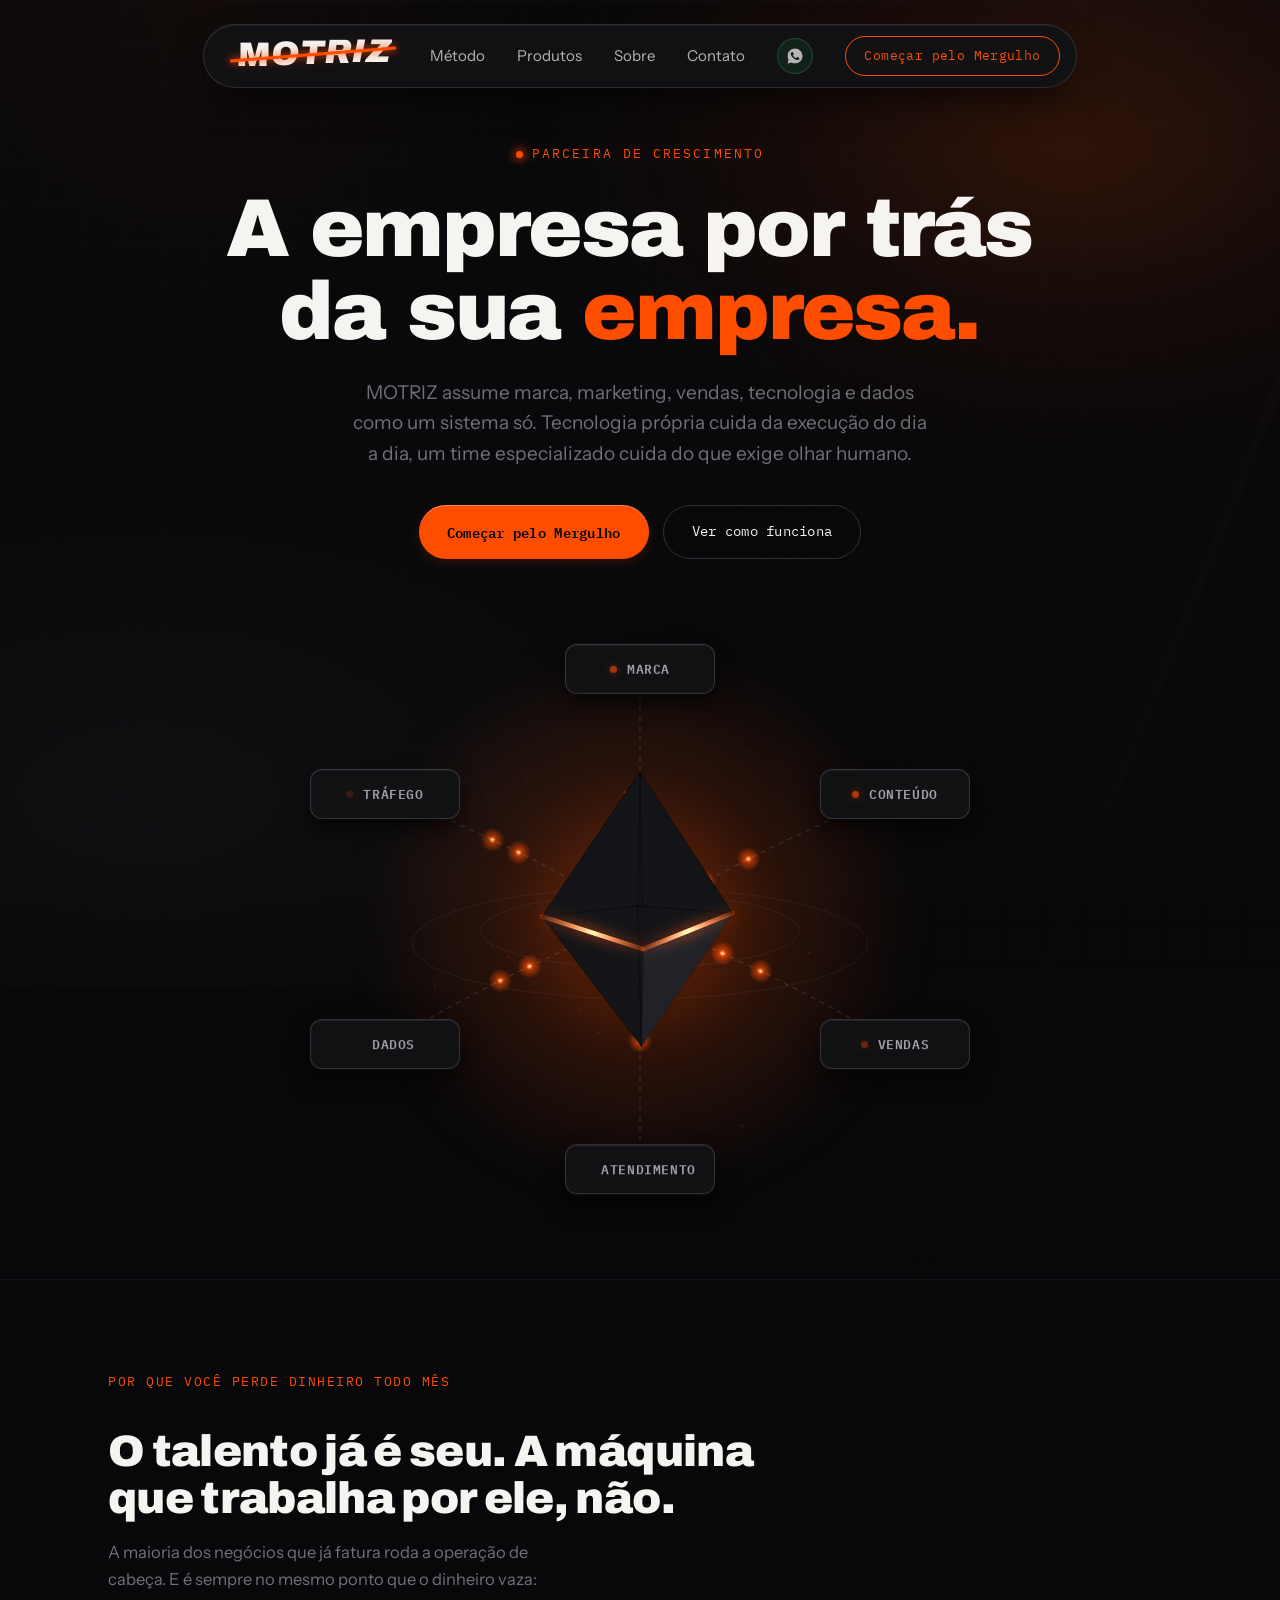
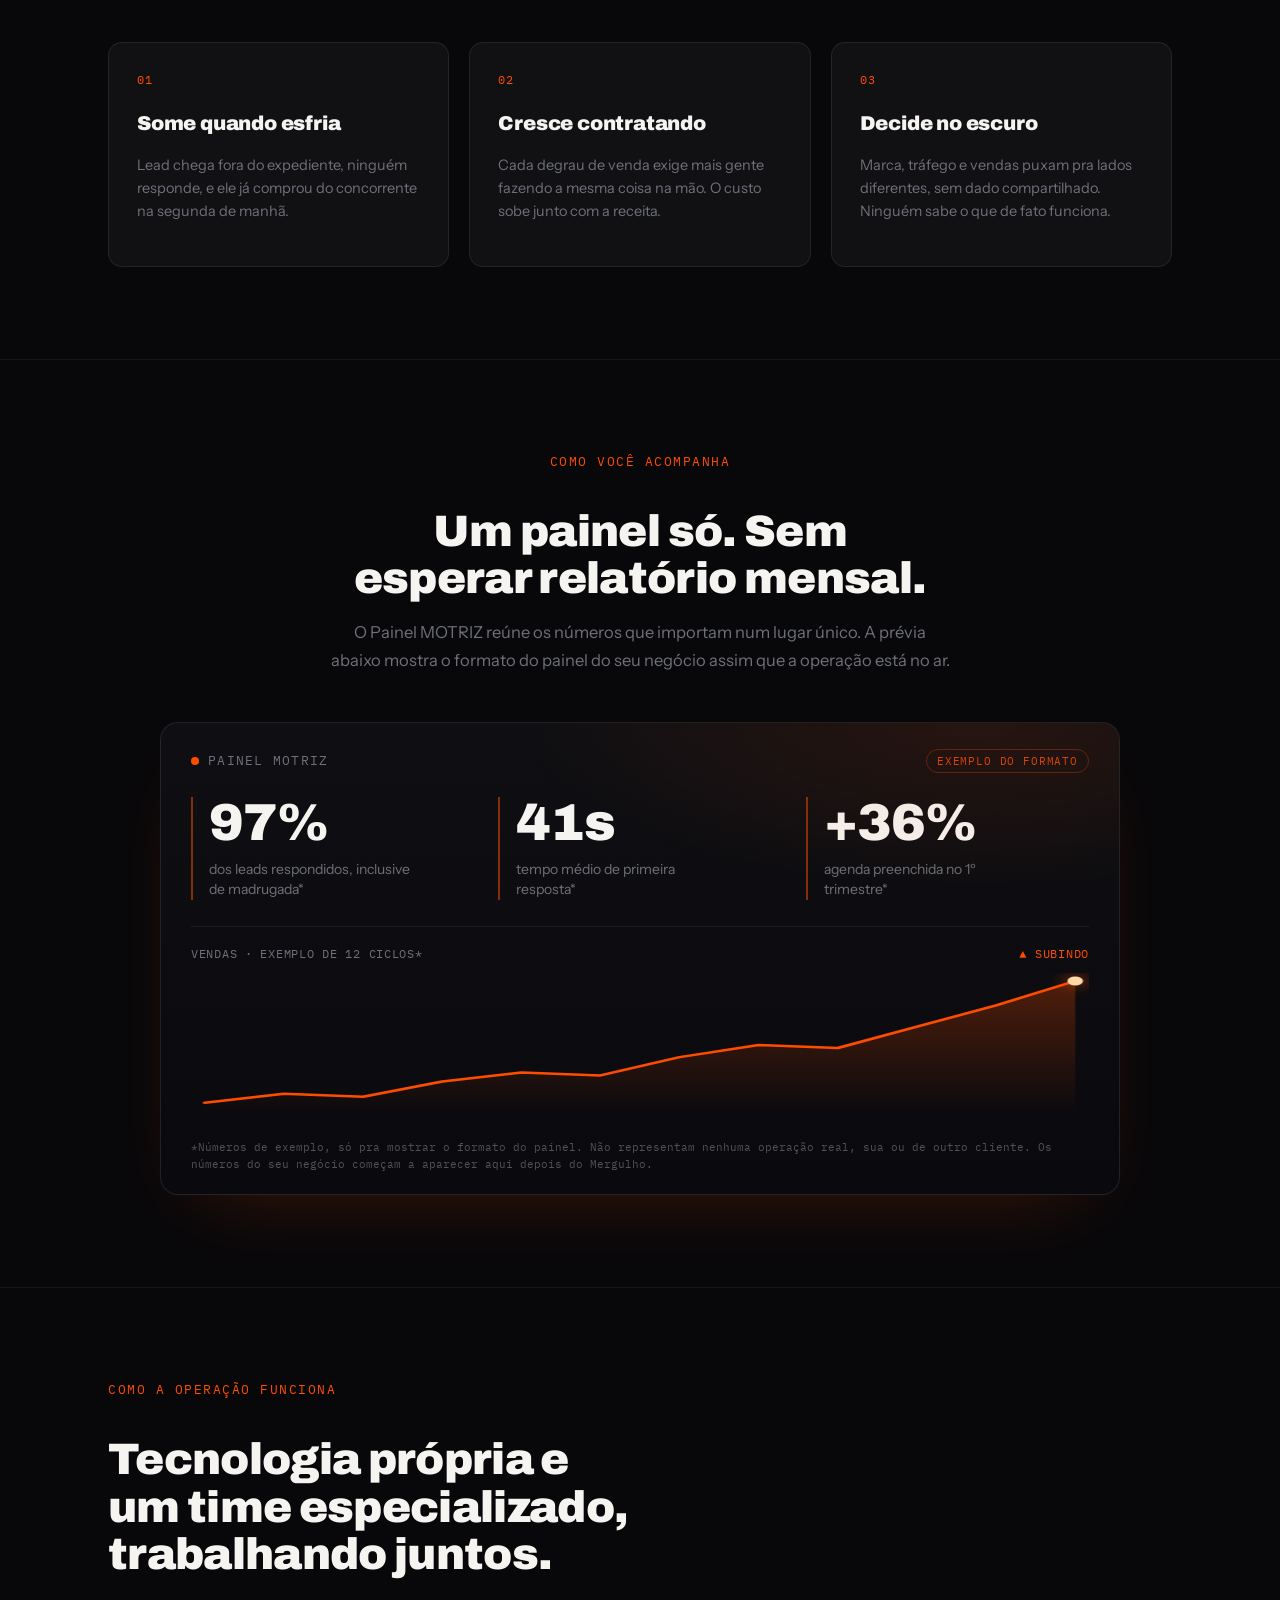
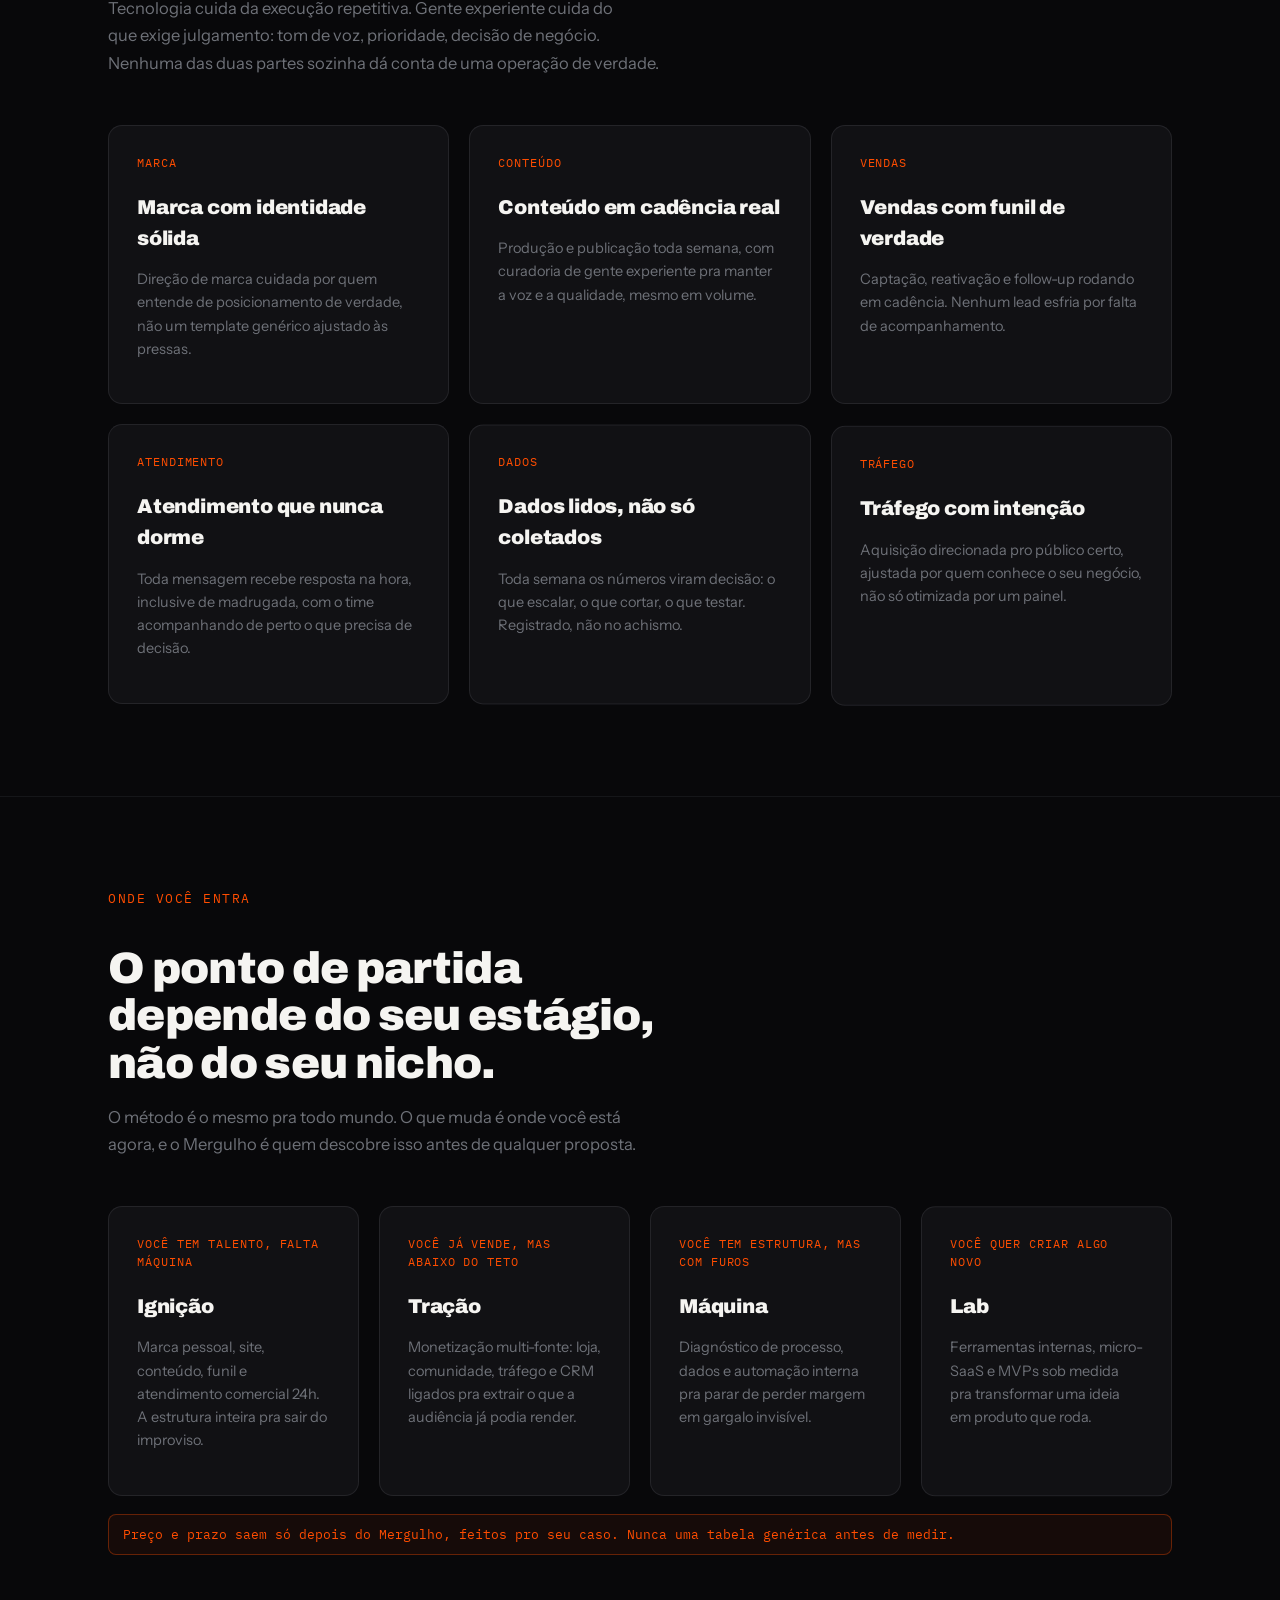
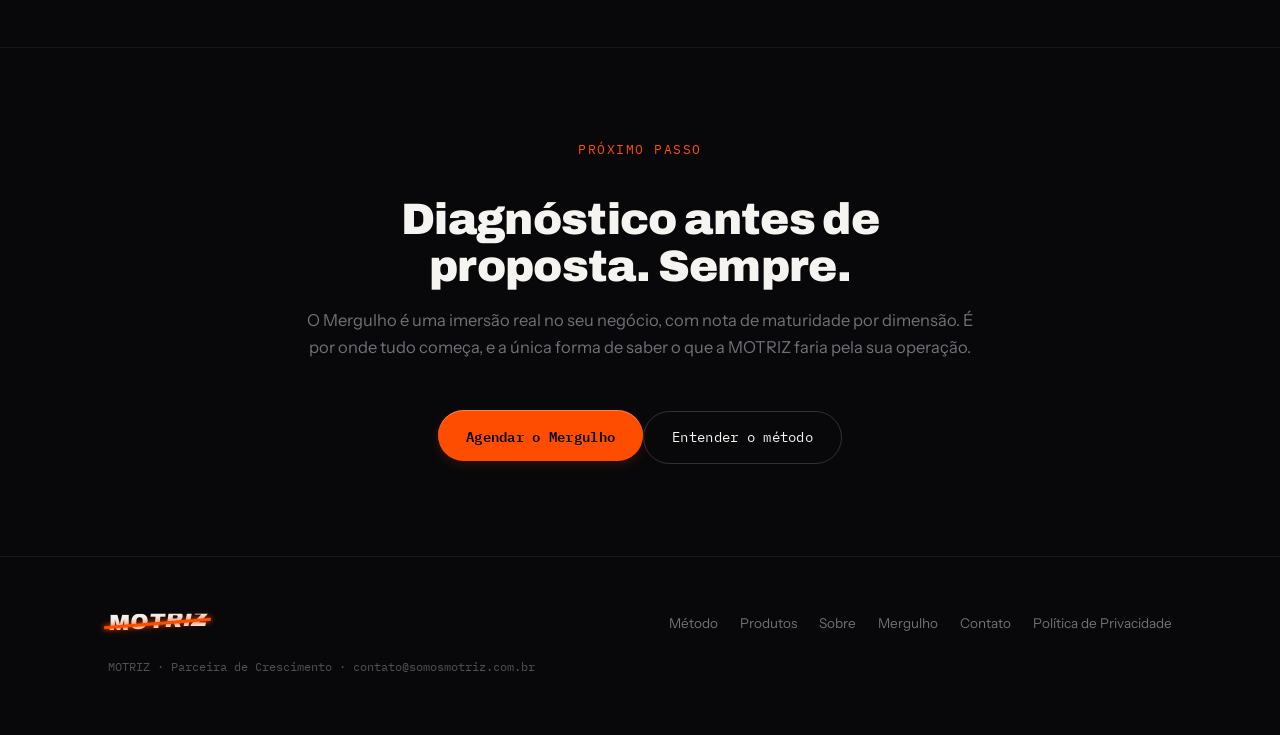
<file: index.html>
<!doctype html>
<html lang="pt-BR">
<head>
	<meta charset="UTF-8" />
	<link rel="icon" type="image/png" href="./favicon.png" />
	<meta name="viewport" content="width=device-width, initial-scale=1.0" />
	<title>MOTRIZ · A empresa por trás da sua empresa</title>
	<meta name="description" content="MOTRIZ é a operadora de crescimento que liga marca, marketing, vendas, tecnologia e dados como um sistema único, com diagnóstico antes de qualquer proposta.">
  <script type="module" crossorigin src="./assets/main-BU4u1y6b.js"></script>
  <link rel="modulepreload" crossorigin href="./assets/Reveal-BFc5lQMd.js">
  <link rel="stylesheet" crossorigin href="./assets/Reveal-CrcdWH1v.css">
</head>
<body>
	<div id="root"></div>
</body>
</html>
</file>
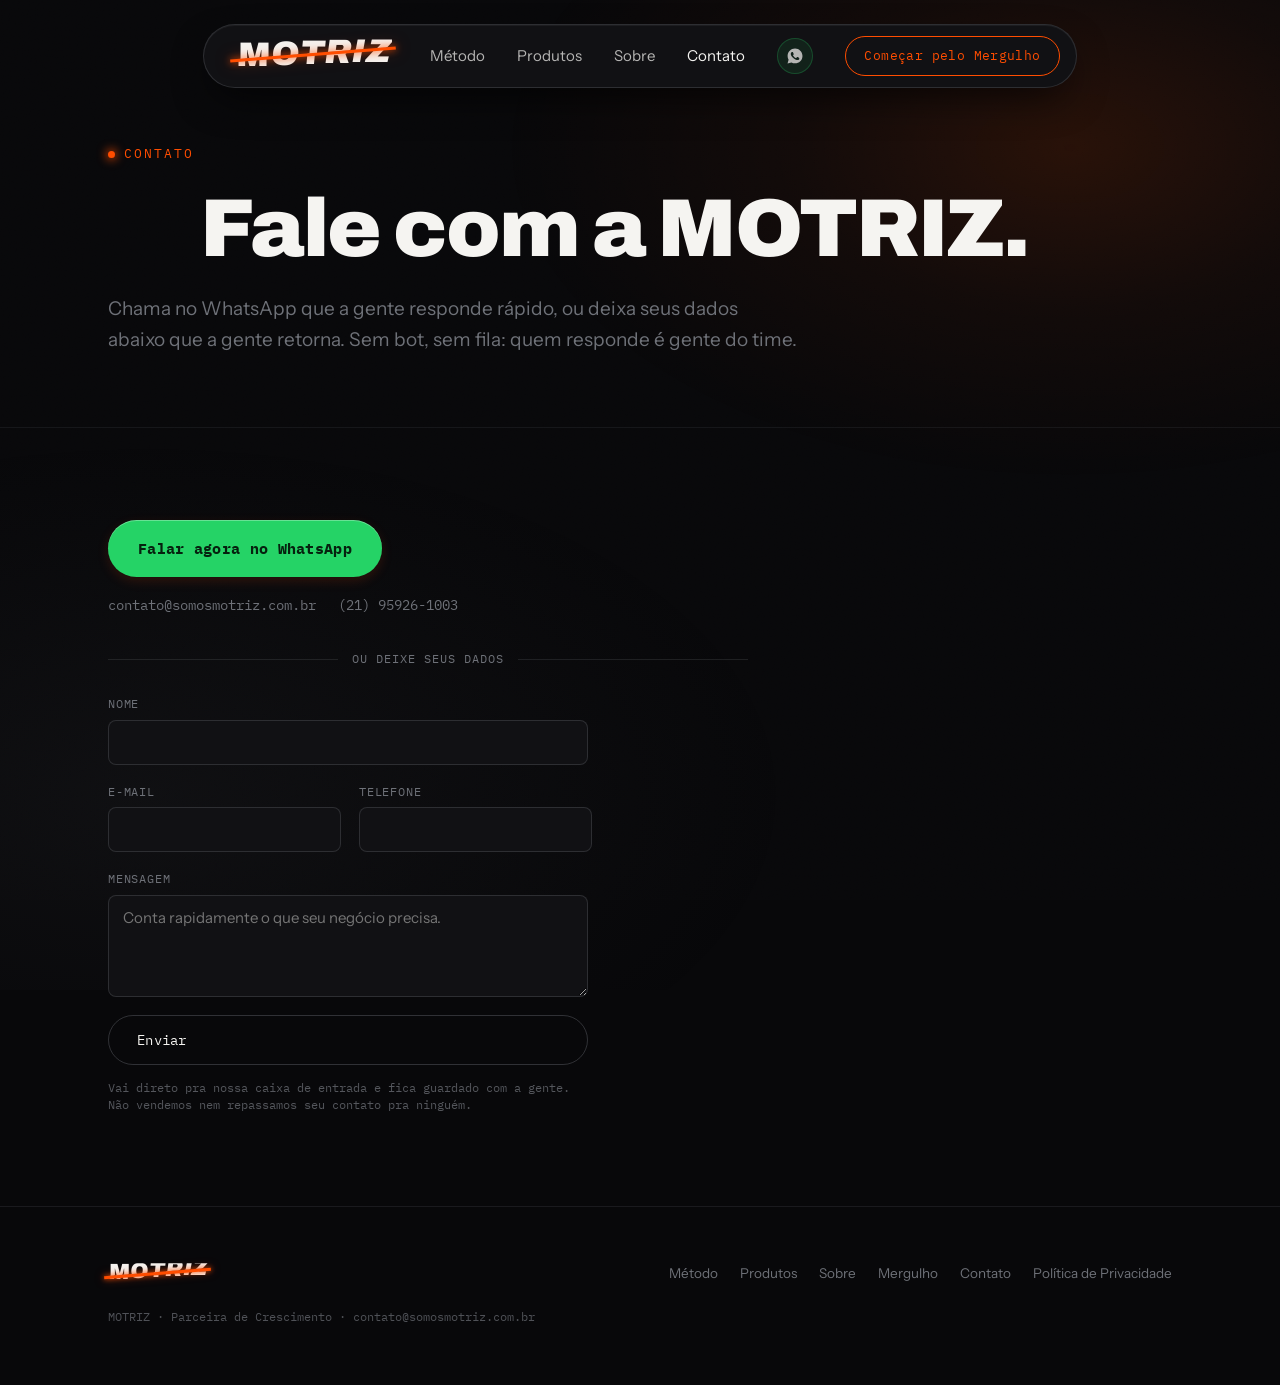
<file: contato.html>
<!doctype html>
<html lang="pt-BR">
<head>
	<meta charset="UTF-8" />
	<link rel="icon" type="image/png" href="./favicon.png" />
	<meta name="viewport" content="width=device-width, initial-scale=1.0" />
	<title>Contato · MOTRIZ</title>
	<meta name="description" content="Fale com a MOTRIZ.">
  <script type="module" crossorigin src="./assets/contato-Bhhd9GzJ.js"></script>
  <link rel="modulepreload" crossorigin href="./assets/Reveal-BFc5lQMd.js">
  <link rel="stylesheet" crossorigin href="./assets/Reveal-CrcdWH1v.css">
</head>
<body>
	<div id="root"></div>
</body>
</html>
</file>
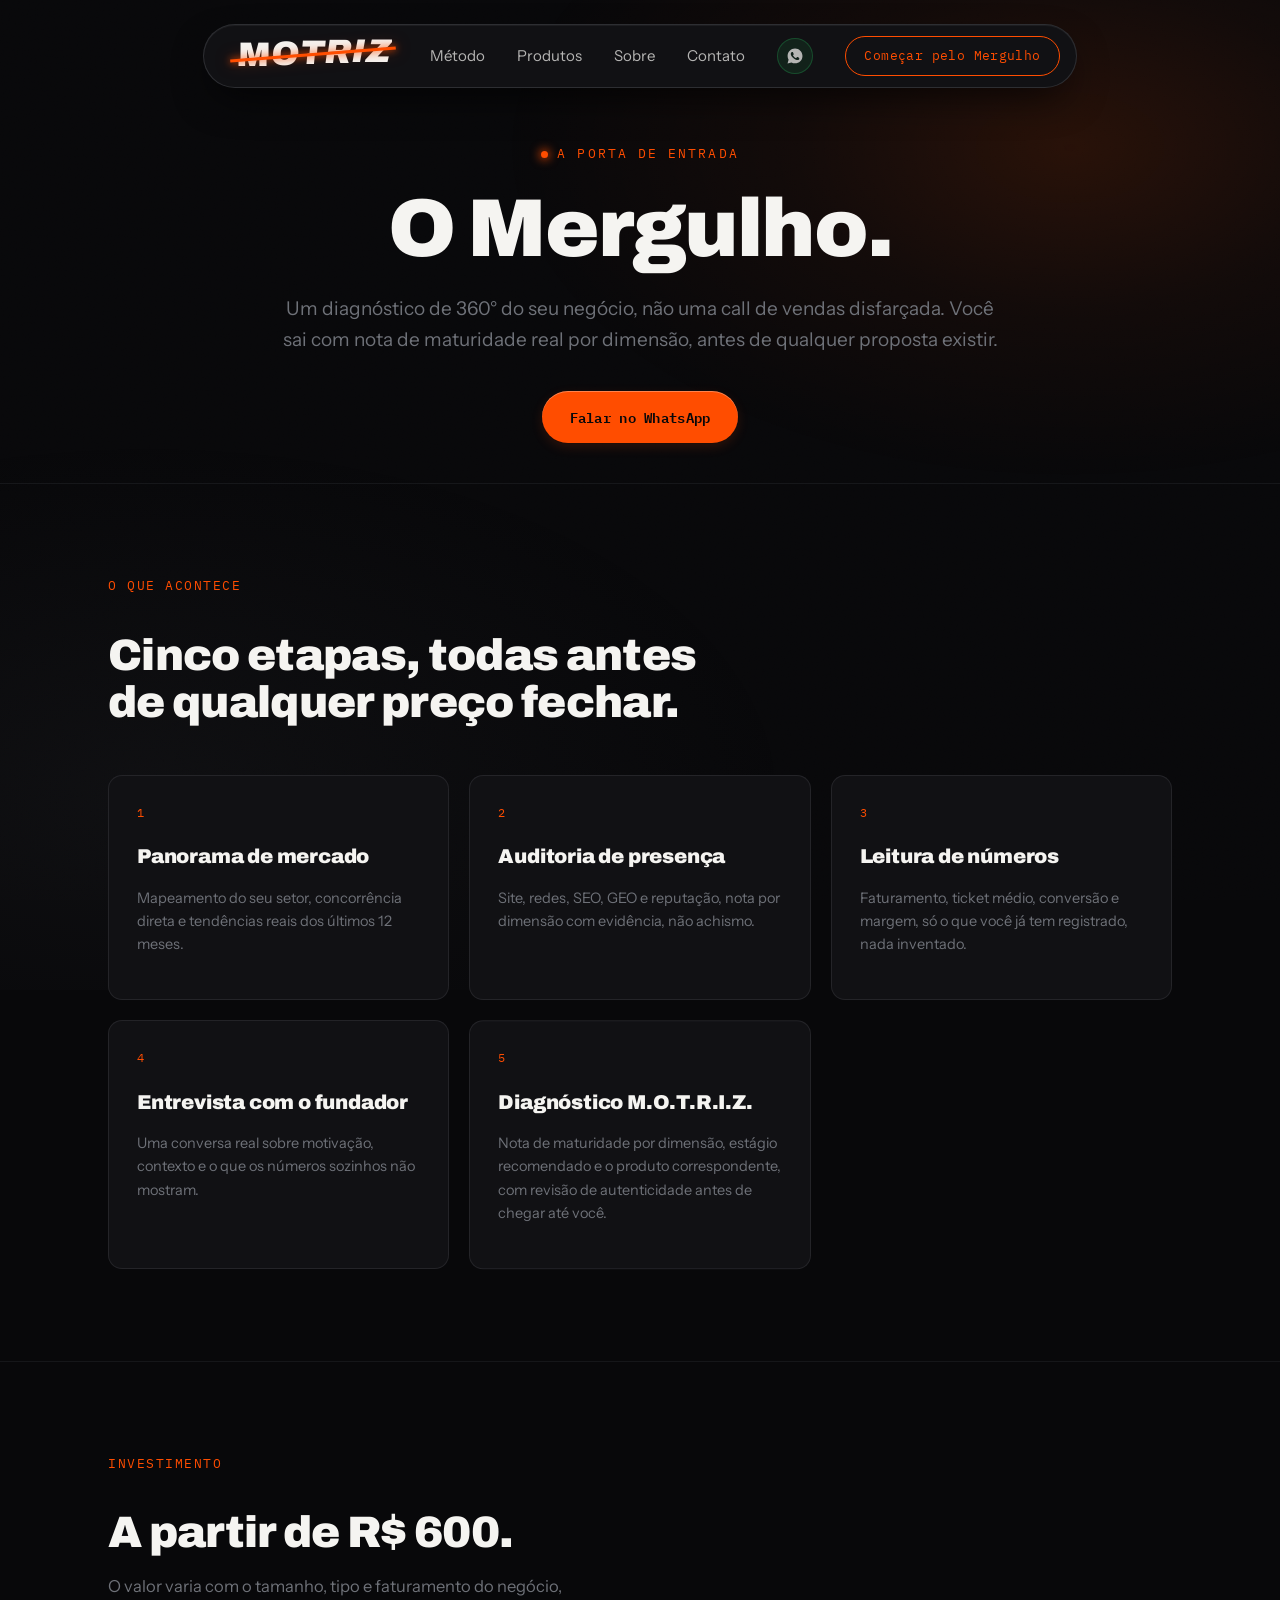
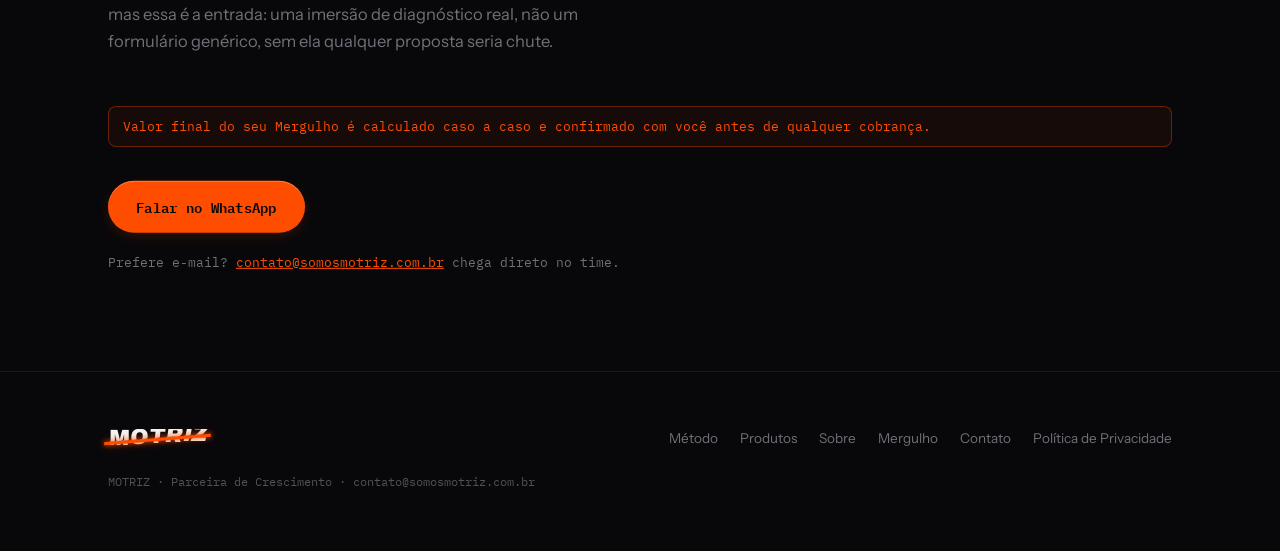
<file: mergulho.html>
<!doctype html>
<html lang="pt-BR">
<head>
	<meta charset="UTF-8" />
	<link rel="icon" type="image/png" href="./favicon.png" />
	<meta name="viewport" content="width=device-width, initial-scale=1.0" />
	<title>O Mergulho · MOTRIZ</title>
	<meta name="description" content="O Mergulho é o diagnóstico de 360° da MOTRIZ: pesquisa de mercado, auditoria de presença, leitura de números e entrevista com o fundador, antes de qualquer proposta.">
  <script type="module" crossorigin src="./assets/mergulho-CLktNPlI.js"></script>
  <link rel="modulepreload" crossorigin href="./assets/Reveal-BFc5lQMd.js">
  <link rel="stylesheet" crossorigin href="./assets/Reveal-CrcdWH1v.css">
</head>
<body>
	<div id="root"></div>
</body>
</html>
</file>
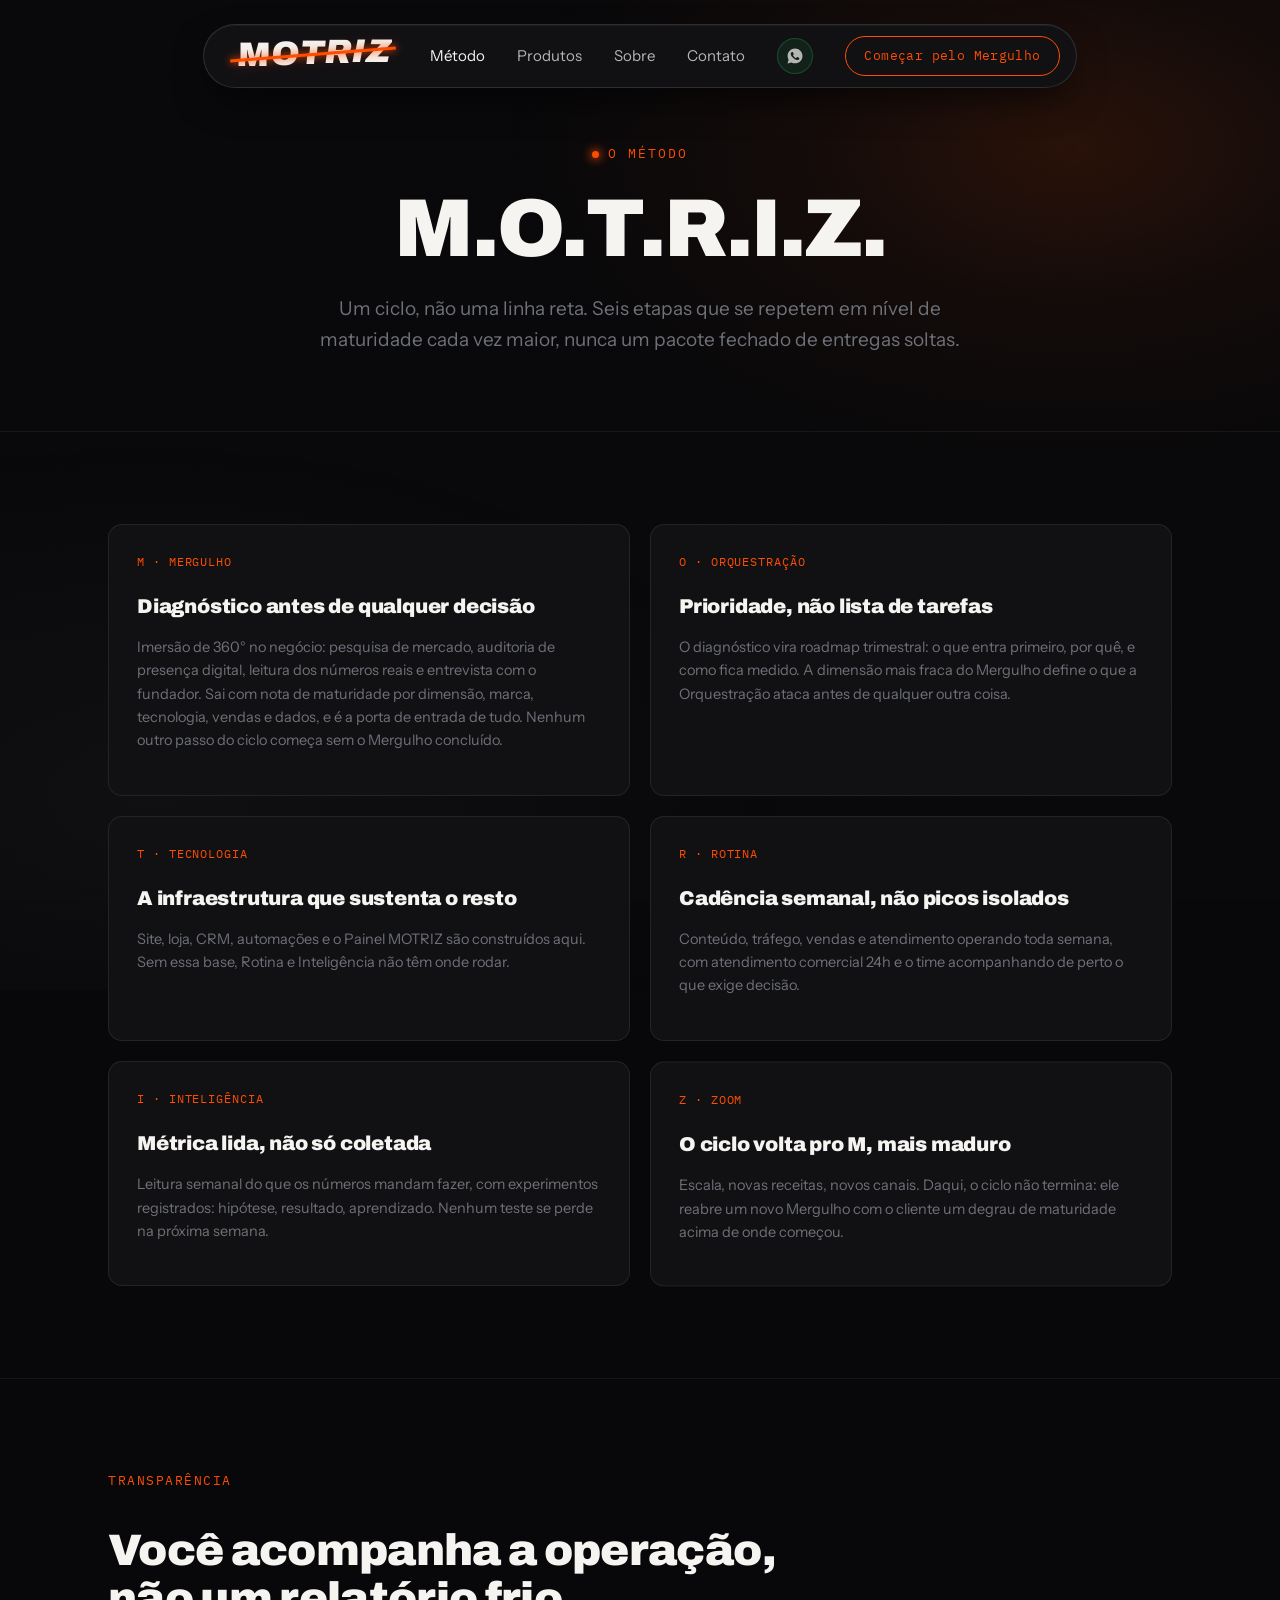
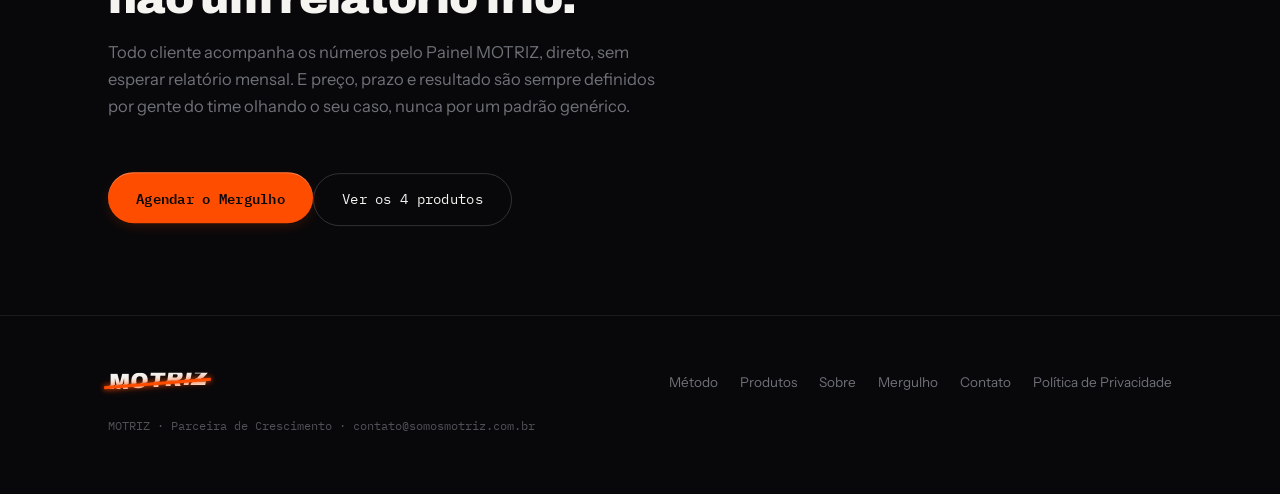
<file: metodo.html>
<!doctype html>
<html lang="pt-BR">
<head>
	<meta charset="UTF-8" />
	<link rel="icon" type="image/png" href="./favicon.png" />
	<meta name="viewport" content="width=device-width, initial-scale=1.0" />
	<title>Método M.O.T.R.I.Z. · MOTRIZ</title>
	<meta name="description" content="M.O.T.R.I.Z.: Mergulho, Orquestração, Tecnologia, Rotina, Inteligência, Zoom. Um ciclo, não uma linha reta.">
  <script type="module" crossorigin src="./assets/metodo-ChO9zPsJ.js"></script>
  <link rel="modulepreload" crossorigin href="./assets/Reveal-BFc5lQMd.js">
  <link rel="stylesheet" crossorigin href="./assets/Reveal-CrcdWH1v.css">
</head>
<body>
	<div id="root"></div>
</body>
</html>
</file>
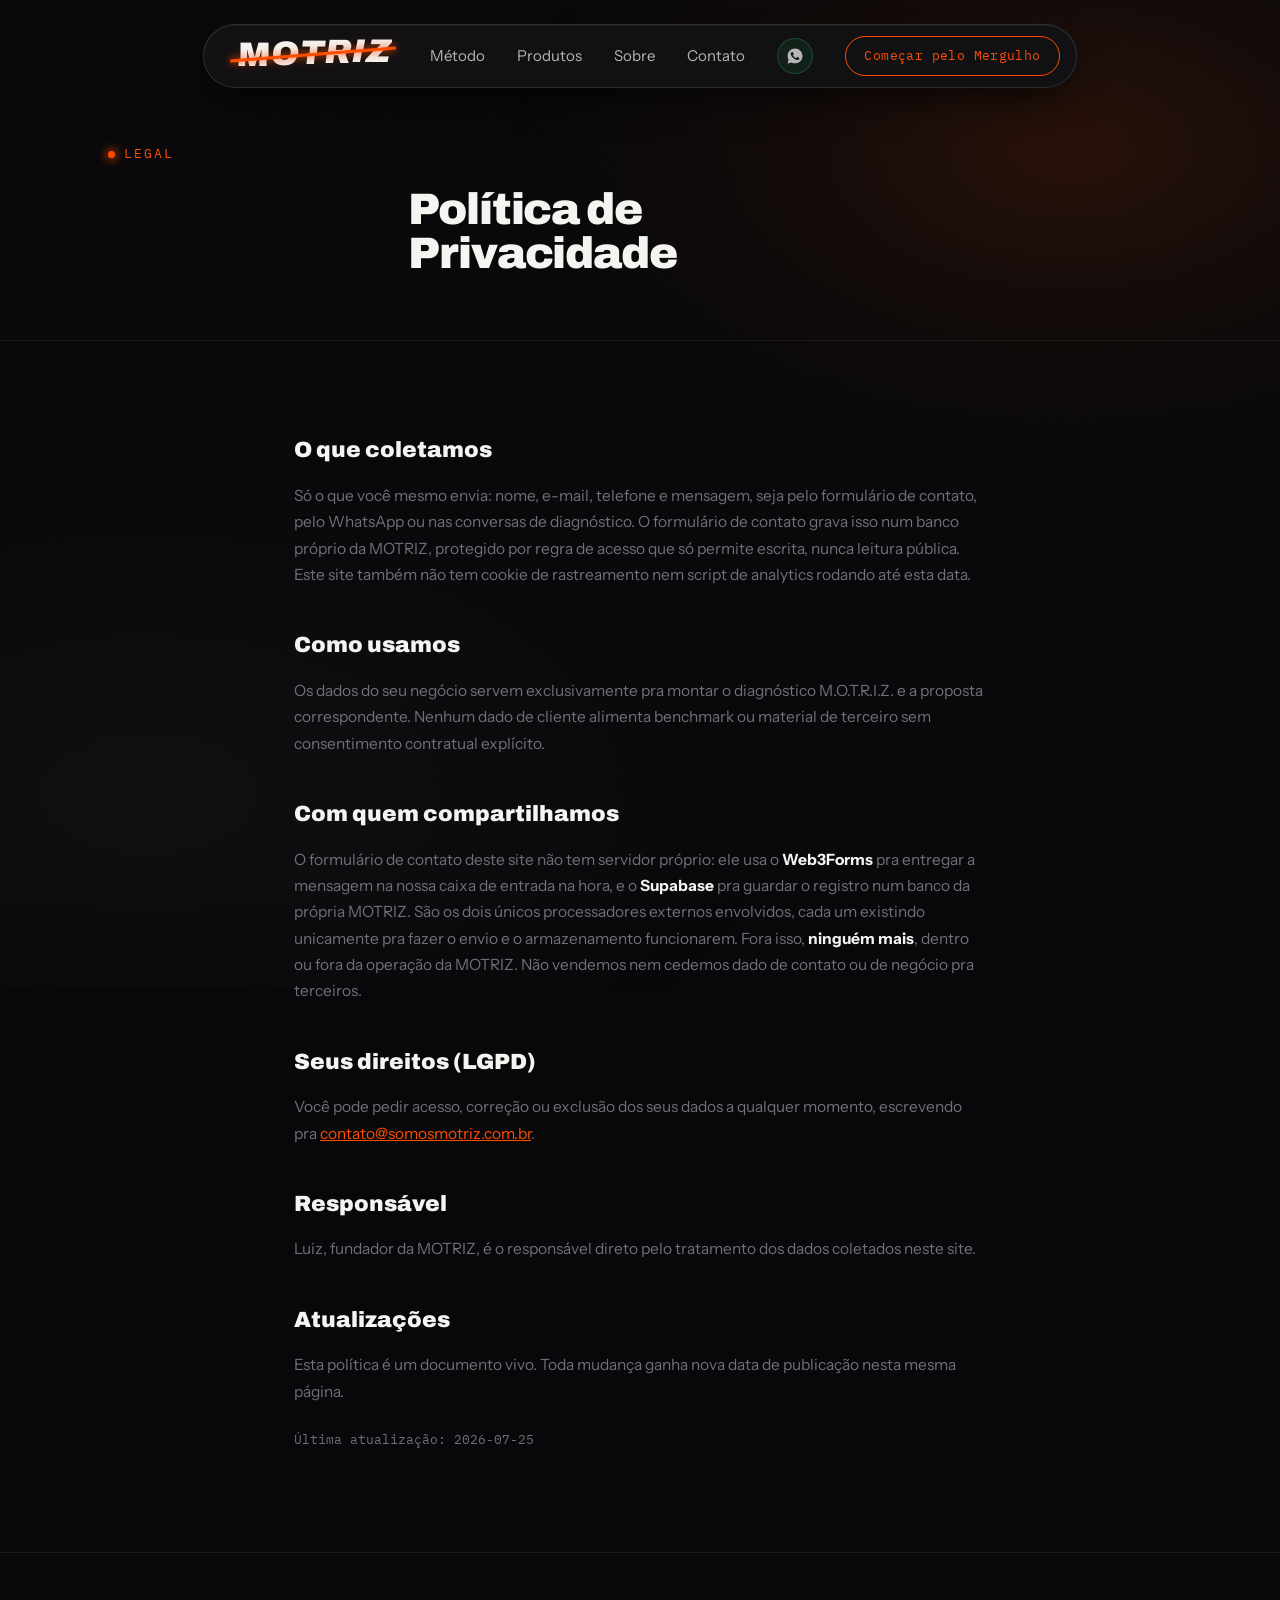
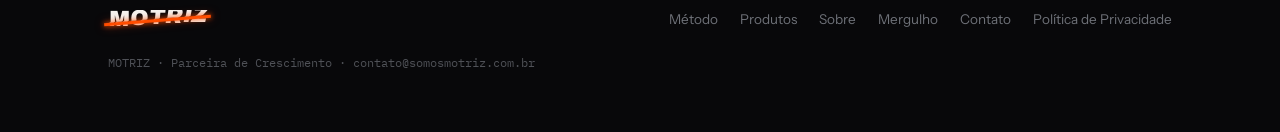
<file: politica-de-privacidade.html>
<!doctype html>
<html lang="pt-BR">
<head>
	<meta charset="UTF-8" />
	<link rel="icon" type="image/png" href="./favicon.png" />
	<meta name="viewport" content="width=device-width, initial-scale=1.0" />
	<title>Política de Privacidade · MOTRIZ</title>
	<meta name="description" content="Política de Privacidade da MOTRIZ.">
  <script type="module" crossorigin src="./assets/privacidade-CVPILidF.js"></script>
  <link rel="modulepreload" crossorigin href="./assets/Reveal-BFc5lQMd.js">
  <link rel="stylesheet" crossorigin href="./assets/Reveal-CrcdWH1v.css">
</head>
<body>
	<div id="root"></div>
</body>
</html>
</file>
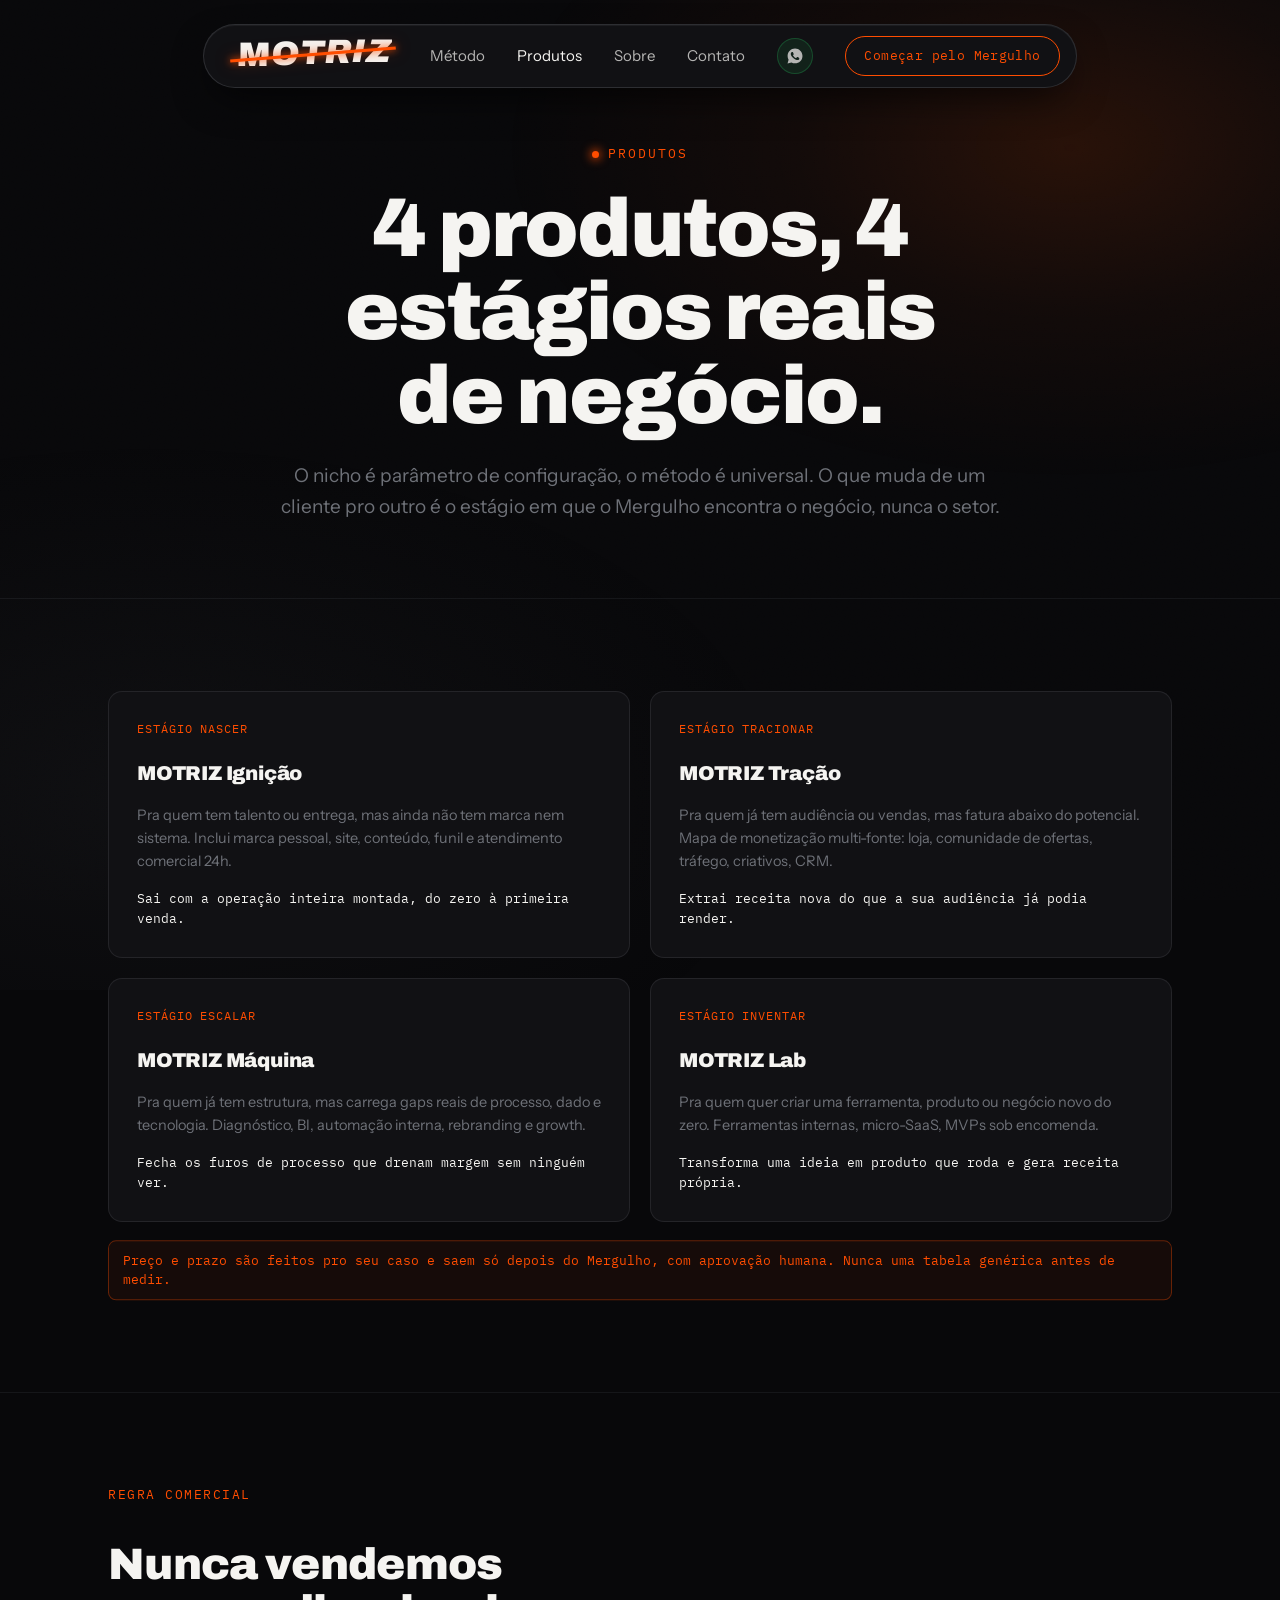
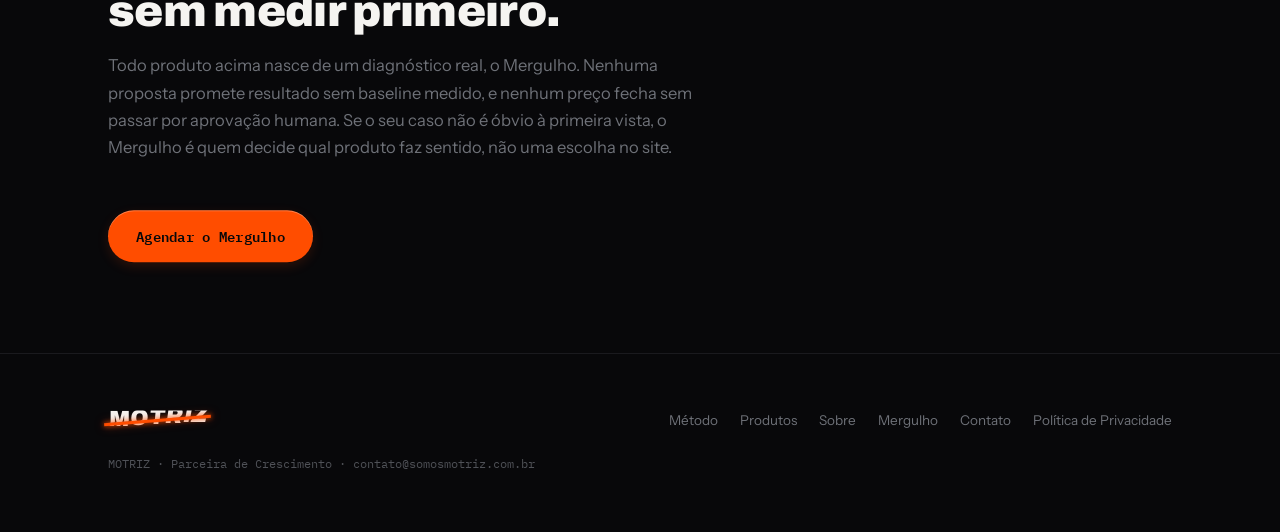
<file: produtos.html>
<!doctype html>
<html lang="pt-BR">
<head>
	<meta charset="UTF-8" />
	<link rel="icon" type="image/png" href="./favicon.png" />
	<meta name="viewport" content="width=device-width, initial-scale=1.0" />
	<title>Produtos · MOTRIZ</title>
	<meta name="description" content="Ignição, Tração, Máquina e Lab: os 4 produtos da MOTRIZ, cada um mapeado a um estágio real de negócio.">
  <script type="module" crossorigin src="./assets/produtos-CTH4C6pc.js"></script>
  <link rel="modulepreload" crossorigin href="./assets/Reveal-BFc5lQMd.js">
  <link rel="stylesheet" crossorigin href="./assets/Reveal-CrcdWH1v.css">
</head>
<body>
	<div id="root"></div>
</body>
</html>
</file>
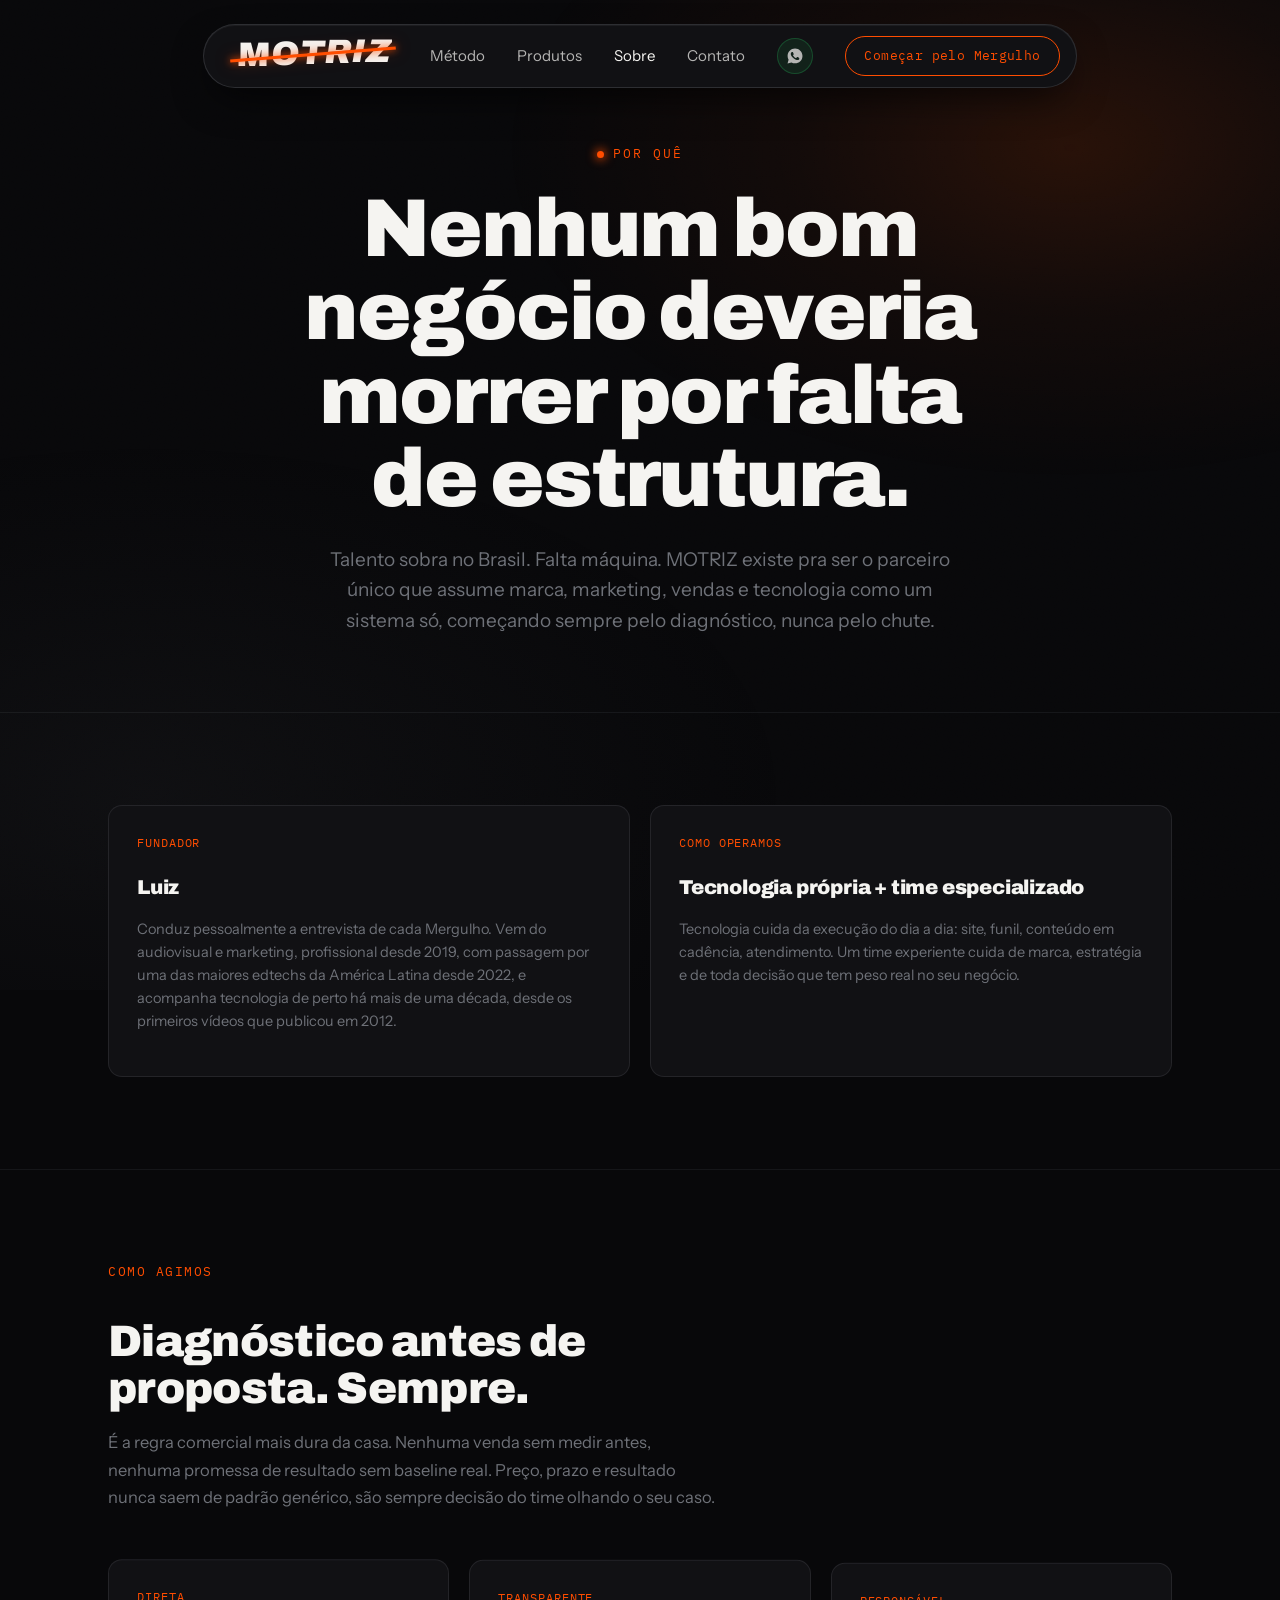
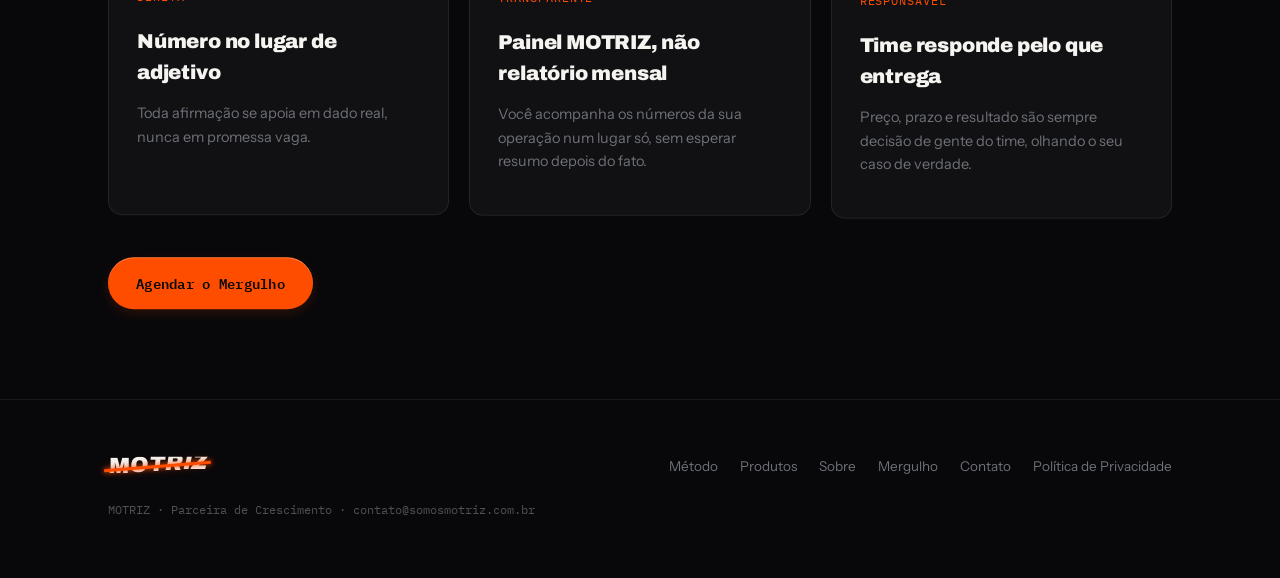
<file: sobre.html>
<!doctype html>
<html lang="pt-BR">
<head>
	<meta charset="UTF-8" />
	<link rel="icon" type="image/png" href="./favicon.png" />
	<meta name="viewport" content="width=device-width, initial-scale=1.0" />
	<title>Sobre · MOTRIZ</title>
	<meta name="description" content="MOTRIZ nasceu porque nenhum bom negócio deveria morrer por falta de estrutura. Talento sobra no Brasil, falta máquina.">
  <script type="module" crossorigin src="./assets/sobre-wCTrPAp_.js"></script>
  <link rel="modulepreload" crossorigin href="./assets/Reveal-BFc5lQMd.js">
  <link rel="stylesheet" crossorigin href="./assets/Reveal-CrcdWH1v.css">
</head>
<body>
	<div id="root"></div>
</body>
</html>
</file>
<file: assets/Reveal-CrcdWH1v.css>
@import "https://fonts.googleapis.com/css2?family=Archivo:wght@600;800;900&family=Instrument+Sans:wght@400;500;600&family=IBM+Plex+Mono:wght@400;500&display=swap";:root{--mz-breu:#08080a;--mz-carvao:#111114;--mz-branco:#f5f4f1;--mz-ignicao:#ff4d00;--mz-aco:#6e7178;--mz-osso:#f2efe9;--mz-grafite:#101014;--mz-ignicao-rgb:255, 77, 0;--mz-aco-rgb:110, 113, 120;--mz-branco-quente:#ffd8a8;--mz-ember:#b32b0a;--mz-display:"Archivo", system-ui, sans-serif;--mz-body:"Instrument Sans", system-ui, sans-serif;--mz-mono:"IBM Plex Mono", ui-monospace, monospace}*{box-sizing:border-box}html{scroll-behavior:smooth}body{background:var(--mz-breu);min-height:100vh;color:var(--mz-branco);font-family:var(--mz-body);-webkit-font-smoothing:antialiased;margin:0;line-height:1.55;overflow-x:hidden}a{color:inherit}img{max-width:100%;display:block}body:before{content:"";z-index:0;pointer-events:none;background:radial-gradient(60% 50% at 78% 22%, rgba(var(--mz-ignicao-rgb), .13) 0%, rgba(var(--mz-ignicao-rgb), .045) 30%, transparent 62%), radial-gradient(70% 55% at 18% 82%, rgba(var(--mz-aco-rgb), .07) 0%, transparent 60%);position:fixed;inset:-10%}body:after{content:"";z-index:0;pointer-events:none;opacity:.05;mix-blend-mode:overlay;background-image:url("data:image/svg+xml;utf8,<svg xmlns='http://www.w3.org/2000/svg'><filter id='n'><feTurbulence type='fractalNoise' baseFrequency='0.85' numOctaves='2'/></filter><rect width='100%25' height='100%25' filter='url(%23n)'/></svg>");position:fixed;inset:0}@media (prefers-reduced-motion:reduce){html{scroll-behavior:auto}}.wrap{max-width:1120px;margin:0 auto;padding:0 28px}header.site-nav,main,footer.site-footer{z-index:1;position:relative}header.site-nav{z-index:100;pointer-events:none;-webkit-backdrop-filter:none;backdrop-filter:none;background:0 0;border:none;justify-content:center;display:flex;position:fixed;top:24px;left:0;right:0}.site-nav .wrap{pointer-events:auto;background:var(--mz-carvao);border:1px solid #6e71784d;border-radius:999px;justify-content:space-between;align-items:center;gap:40px;width:max-content;max-width:calc(100% - 48px);height:64px;padding:0 16px 0 32px;display:flex;box-shadow:0 16px 40px -12px #000c,inset 0 1px #ffffff0d}.site-nav a.brand{text-decoration:none}nav.site-links{align-items:center;gap:32px;display:flex}nav.site-links a{color:var(--mz-branco);font-family:var(--mz-body);opacity:.72;font-size:15px;text-decoration:none;transition:opacity .15s}nav.site-links a:hover,nav.site-links a[aria-current=page]{opacity:1}nav.site-links a.cta{opacity:1;border:1px solid var(--mz-ignicao);color:var(--mz-ignicao);font-family:var(--mz-mono);letter-spacing:.03em;border-radius:999px;padding:9px 18px;font-size:13px;transition:background .15s,color .15s,box-shadow .2s}nav.site-links a.cta:hover{background:var(--mz-ignicao);color:var(--mz-breu);box-shadow:0 6px 22px rgba(var(--mz-ignicao-rgb),.35)}.nav-wa{color:#25d366;opacity:1;background:#25d3661f;border:1px solid #25d36659;border-radius:50%;flex-shrink:0;justify-content:center;align-items:center;width:36px;height:36px;transition:background .15s,transform .15s;display:inline-flex}.nav-wa:hover{color:#06210f;background:#25d366;transform:translateY(-1px)}.hero{text-align:center;padding:140px 0 40px;position:relative;overflow:hidden}.hero.hero--tight{padding-bottom:40px}.glow-ambient{pointer-events:none;z-index:0;background:radial-gradient(circle, rgba(var(--mz-ignicao-rgb), .04) 0%, rgba(var(--mz-ignicao-rgb), 0) 70%);position:absolute}.glow-ambient.top-left{width:800px;height:800px;top:-400px;left:-200px}.glow-ambient.top-right{width:1000px;height:1000px;top:-500px;right:-300px}.grid-technical{pointer-events:none;z-index:0;background-image:linear-gradient(90deg,#6e717808 1px,#0000 1px),linear-gradient(#6e717808 1px,#0000 1px);background-size:40px 40px;position:absolute;inset:0;-webkit-mask-image:linear-gradient(#000 0%,#0000 80%);mask-image:linear-gradient(#000 0%,#0000 80%)}.light-ray{pointer-events:none;z-index:0;filter:blur(4px);background:linear-gradient(#fff0,#ffffff14 20%,#ff4d001f 50%,#fff0);width:2px;height:150%;position:absolute;top:-20%;right:10%;transform:rotate(22deg)}.hero .wrap{z-index:1;position:relative}.hero .eyebrow{font-family:var(--mz-mono);letter-spacing:.16em;text-transform:uppercase;color:var(--mz-ignicao);align-items:center;gap:9px;margin-bottom:22px;font-size:13px;display:inline-flex}.hero .eyebrow:before{content:"";background:var(--mz-ignicao);width:7px;height:7px;box-shadow:0 0 10px 2px rgba(var(--mz-ignicao-rgb),.7);border-radius:50%}.hero h1{font-family:var(--mz-display);letter-spacing:-.025em;text-wrap:balance;max-width:16ch;margin:0 auto 24px;font-size:clamp(34px,7vw,82px);font-weight:900;line-height:1.02}.hero h1 .hot{color:var(--mz-ignicao)}.hero p.lead{font-family:var(--mz-body);color:var(--mz-aco);text-wrap:balance;max-width:60ch;margin:0 auto 36px;font-size:19px;line-height:1.6}.hero .actions{flex-wrap:wrap;justify-content:center;gap:14px;display:flex}.actions.actions--left{justify-content:flex-start}.btn{appearance:none;cursor:pointer;font-family:var(--mz-mono);letter-spacing:.02em;background:0 0;border:none;border-radius:999px;align-items:center;gap:8px;padding:15px 28px;font-size:14px;text-decoration:none;transition:transform .15s,box-shadow .2s,border-color .15s;display:inline-flex}.btn:hover{transform:translateY(-2px)}.btn-primary{background:var(--mz-ignicao);color:var(--mz-breu);box-shadow:inset 0 1px 0 #ffffff4d, 0 0 0 1px #0000001a, 0 4px 12px rgba(var(--mz-ignicao-rgb), .15);font-weight:600}.btn-primary:hover{box-shadow:inset 0 1px 0 #fff6, 0 0 0 1px #0000001a, 0 10px 30px rgba(var(--mz-ignicao-rgb), .4)}.btn-ghost{color:var(--mz-branco);border:1px solid #6e717866}.btn-ghost:hover{border-color:var(--mz-branco)}.orch{width:100%;max-width:1160px;height:clamp(440px,50vw,640px);margin:40px auto 0;position:relative}.orch canvas{width:100%;height:100%;display:block}.orch-node{pointer-events:none;background:var(--mz-carvao);color:#a1a3a8;font-family:var(--mz-mono);letter-spacing:.05em;will-change:transform;border:1px solid #6e717866;border-radius:12px;justify-content:center;align-items:center;gap:10px;font-size:13px;font-weight:600;display:flex;position:absolute;top:0;left:0;box-shadow:inset 0 1px #ffffff0f,0 10px 20px #0009}.orch-node.on{box-shadow:0 0 16px rgba(var(--mz-ignicao-rgb),.3), inset 0 0 12px rgba(var(--mz-ignicao-rgb),.2);color:var(--mz-branco);z-index:10;border-color:#ff4d00cc}.orch-node .dot{background:var(--mz-ignicao);width:7px;height:7px;box-shadow:0 0 8px rgba(var(--mz-ignicao-rgb), .6);border-radius:50%}.orch-node.on .dot{box-shadow:0 0 10px var(--mz-ignicao), 0 0 20px var(--mz-ignicao);background:#fff}.panel{max-width:960px;box-shadow:0 30px 80px -40px rgba(var(--mz-ignicao-rgb),.25);background:linear-gradient(#111114e6,#0b0b0ee6);border:1px solid #6e717838;border-radius:18px;margin:0 auto;padding:26px 30px 22px;position:relative;overflow:hidden}.panel:before{content:"";pointer-events:none;background:radial-gradient(80% 60% at 85% 0%, rgba(var(--mz-ignicao-rgb),.1), transparent 60%);position:absolute;inset:0}.panel-head{font-family:var(--mz-mono);letter-spacing:.1em;text-transform:uppercase;color:var(--mz-aco);justify-content:space-between;align-items:center;gap:9px;margin-bottom:24px;font-size:12.5px;display:flex}.panel-head>span:first-child{align-items:center;gap:9px;display:flex}.panel-tag{letter-spacing:.08em;color:var(--mz-ignicao);opacity:.85;border:1px solid #ff4d0059;border-radius:999px;padding:3px 10px;font-size:10.5px}.live-dot{background:var(--mz-ignicao);width:8px;height:8px;box-shadow:0 0 0 0 rgba(var(--mz-ignicao-rgb),.6);border-radius:50%;animation:1.8s ease-out infinite livePulse}@keyframes livePulse{0%{box-shadow:0 0 #ff4d008c}70%{box-shadow:0 0 0 9px #ff4d0000}to{box-shadow:0 0 #ff4d0000}}@media (prefers-reduced-motion:reduce){.live-dot{animation:none}}.panel-grid{grid-template-columns:repeat(3,1fr);gap:24px;margin-bottom:26px;display:grid}.stat{border-left:2px solid rgba(var(--mz-ignicao-rgb),.5);padding-left:16px}.stat-num{font-family:var(--mz-display);color:var(--mz-branco);letter-spacing:-.02em;font-variant-numeric:tabular-nums;font-size:clamp(34px,5vw,52px);font-weight:900;line-height:1}.stat-label{font-family:var(--mz-body);color:var(--mz-aco);max-width:24ch;margin-top:10px;font-size:14px;line-height:1.45}.panel-chart{border-top:1px solid #6e717829;padding-top:18px}.chart-label{font-family:var(--mz-mono);letter-spacing:.06em;color:var(--mz-aco);text-transform:uppercase;justify-content:space-between;margin-bottom:10px;font-size:12px;display:flex}.chart-label .trend{color:var(--mz-ignicao)}.spark{width:100%;height:150px;display:block}.spark .stroke{stroke-dasharray:1400;stroke-dashoffset:1400px}.spark .area{opacity:0}.spark .tip{opacity:0;filter:drop-shadow(0 0 6px #ff4d00e6)}.spark.draw .stroke{animation:1.8s cubic-bezier(.16,1,.3,1) forwards drawLine}.spark.draw .area{animation:1.2s .6s forwards fadeIn}.spark.draw .tip{animation:.4s 1.7s forwards fadeIn,2s ease-in-out 2.1s infinite tipPulse}@keyframes drawLine{to{stroke-dashoffset:0}}@keyframes fadeIn{to{opacity:1}}@keyframes tipPulse{0%,to{r:4.5}50%{r:6}}@media (prefers-reduced-motion:reduce){.spark .stroke{stroke-dashoffset:0}.spark .area,.spark .tip{opacity:1}.spark.draw .stroke,.spark.draw .area,.spark.draw .tip{animation:none}}.panel-foot{font-family:var(--mz-mono);color:var(--mz-aco);opacity:.7;margin:16px 0 0;font-size:11px;line-height:1.5}section.page-section{border-top:1px solid #6e717824;padding:92px 0}section.page-section.no-border{border-top:none}.section-head{max-width:62ch;margin-bottom:48px}.section-head.center{text-align:center;margin-left:auto;margin-right:auto}.section-head .eyebrow{font-family:var(--mz-mono);letter-spacing:.12em;text-transform:uppercase;color:var(--mz-ignicao);margin-bottom:14px;font-size:12.5px;display:block}.section-head h2{font-family:var(--mz-display);letter-spacing:-.015em;text-wrap:balance;margin-bottom:16px;font-size:clamp(28px,4vw,44px);font-weight:900;line-height:1.08}.section-head p{font-family:var(--mz-body);color:var(--mz-aco);text-wrap:balance;font-size:16.5px;line-height:1.65}.grid-2{grid-template-columns:repeat(2,1fr);gap:20px;display:grid}.grid-3{grid-template-columns:repeat(3,1fr);gap:20px;display:grid}.grid-4{grid-template-columns:repeat(4,1fr);gap:20px;display:grid}.card{background:var(--mz-carvao);border:1px solid #6e717833;border-radius:14px;padding:28px;transition:border-color .2s,transform .2s,box-shadow .2s;position:relative;overflow:hidden}.card:hover{box-shadow:0 20px 44px -28px rgba(var(--mz-ignicao-rgb),.5);border-color:#ff4d0073;transform:translateY(-4px)}.card.flash{animation:1.3s ease-out cardFlash}@keyframes cardFlash{0%{border-color:#ff4d00e6;box-shadow:0 0 0 3px #ff4d0038,0 20px 50px -26px #ff4d0099}to{box-shadow:none;border-color:#6e717833}}@media (prefers-reduced-motion:reduce){.card.flash{border-color:#ff4d00e6;animation:none}}.card .k{font-family:var(--mz-mono);letter-spacing:.08em;text-transform:uppercase;color:var(--mz-ignicao);margin-bottom:12px;font-size:11.5px;display:block}.card h3{font-family:var(--mz-display);letter-spacing:-.01em;margin-bottom:10px;font-size:20px;font-weight:900}.card p{font-family:var(--mz-body);color:var(--mz-aco);font-size:14.5px;line-height:1.6}.card .price{font-family:var(--mz-mono);color:var(--mz-branco);margin-top:16px;font-size:13px}.card--agent .ghost-num{font-family:var(--mz-display);color:#6e717814;pointer-events:none;font-size:88px;font-weight:900;line-height:1;position:absolute;top:-14px;right:6px}.cycle-strip{flex-wrap:wrap;gap:4px;display:flex}.cycle-strip .step{background:var(--mz-carvao);border:1px solid #6e71782e;border-radius:12px;flex:1;min-width:150px;padding:22px 20px;transition:border-color .2s;position:relative}.cycle-strip .step:hover{border-color:#ff4d0066}.cycle-strip .step .letter{font-family:var(--mz-display);color:var(--mz-ignicao);margin-bottom:10px;font-size:30px;font-weight:900;line-height:1}.cycle-strip .step h4{font-family:var(--mz-display);margin-bottom:8px;font-size:16px;font-weight:900}.cycle-strip .step p{font-family:var(--mz-body);color:var(--mz-aco);font-size:13.5px;line-height:1.5}.disclosure{font-family:var(--mz-mono);color:var(--mz-ignicao);background:#ff4d000f;border:1px solid #ff4d0059;border-radius:8px;margin-top:18px;padding:10px 14px;font-size:12.5px;line-height:1.5}.no-top-pad{padding-top:0}.contact-grid{max-width:640px}.contact-primary{flex-direction:column;align-items:flex-start;gap:18px;display:flex}.btn-wa{color:#06210f;background:#25d366;padding:17px 30px;font-size:15px;font-weight:700}.btn-wa:hover{box-shadow:0 10px 30px #25d36659}.contact-quick{flex-wrap:wrap;gap:22px;display:flex}.contact-quick a{font-family:var(--mz-mono);color:var(--mz-aco);font-size:13.5px;text-decoration:none;transition:color .15s}.contact-quick a:hover{color:var(--mz-branco)}.contact-divider{font-family:var(--mz-mono);letter-spacing:.08em;text-transform:uppercase;color:var(--mz-aco);align-items:center;gap:14px;margin:34px 0 26px;font-size:12px;display:flex}.contact-divider span{background:#6e717838;flex:1;height:1px}.contact-form{flex-direction:column;gap:18px;max-width:480px;display:flex}.field{flex-direction:column;gap:7px;display:flex}.field-row{grid-template-columns:1fr 1fr;gap:18px;display:grid}.field label{font-family:var(--mz-mono);letter-spacing:.07em;text-transform:uppercase;color:var(--mz-aco);font-size:11.5px}.field input,.field textarea{background:var(--mz-carvao);color:var(--mz-branco);font-family:var(--mz-body);resize:vertical;border:1px solid #6e71784d;border-radius:8px;padding:12px 14px;font-size:15px}.field input:focus,.field textarea:focus{border-color:var(--mz-ignicao);box-shadow:0 0 0 3px rgba(var(--mz-ignicao-rgb),.16);outline:none}.field-note{font-family:var(--mz-mono);color:var(--mz-aco);opacity:.75;margin:-4px 0 0;font-size:11.5px;line-height:1.5}.field-error{font-family:var(--mz-mono);color:var(--mz-ignicao);margin:-4px 0 0;font-size:12.5px;line-height:1.5}.btn[disabled]{opacity:.6;cursor:not-allowed}.btn[disabled]:hover{transform:none}.contact-success{font-family:var(--mz-body);color:var(--mz-branco);background:#ff4d000f;border:1px solid #ff4d0059;border-radius:10px;max-width:480px;padding:20px 22px;font-size:16px}@media (width<=560px){.field-row{grid-template-columns:1fr}}footer.site-footer{border-top:1px solid #6e71782e;padding:56px 0 48px}footer.site-footer .wrap{flex-wrap:wrap;justify-content:space-between;align-items:center;gap:20px;display:flex}footer.site-footer nav{flex-wrap:wrap;gap:22px;display:flex}footer.site-footer nav a{color:var(--mz-aco);font-family:var(--mz-body);font-size:13.5px;text-decoration:none;transition:color .15s}footer.site-footer nav a:hover{color:var(--mz-branco)}footer.site-footer .legal{font-family:var(--mz-mono);color:var(--mz-aco);opacity:.7;margin-top:24px;font-size:11.5px}.legal-body{max-width:68ch}.legal-body h2{font-family:var(--mz-display);margin:40px 0 12px;font-size:22px;font-weight:900}.legal-body h2:first-child{margin-top:0}.legal-body p{font-family:var(--mz-body);color:var(--mz-aco);margin-bottom:10px;font-size:15.5px;line-height:1.7}.legal-body p b{color:var(--mz-branco)}@media (width<=760px){.grid-2,.grid-3,.grid-4{grid-template-columns:1fr}nav.site-links a:not(.cta):not(.nav-wa){display:none}.site-nav .wrap{gap:14px;padding:0 12px 0 20px}nav.site-links{gap:10px}nav.site-links a.cta{white-space:nowrap;padding:8px 12px;font-size:11.5px}.hide-mobile{display:none}.cycle-strip .step{min-width:100%}.panel-grid{grid-template-columns:1fr;gap:20px}.hero{padding-top:64px}.orch{height:400px;margin-top:24px}.orch-node{gap:6px;font-size:11px}}.mz-logo{font-family:var(--mz-display);text-transform:uppercase;font-weight:900;line-height:.9;display:inline-block;position:relative}.mz-logo-row{display:flex}.mz-logo-row span{letter-spacing:.02em;display:inline-block}.mz-logo-row span:first-child{transform:skew(0)translateY(0)}.mz-logo-row span:nth-child(2){transform:skew(-2.6deg)translateY(-.9px)}.mz-logo-row span:nth-child(3){transform:skew(-5.2deg)translateY(-1.8px)}.mz-logo-row span:nth-child(4){transform:skew(-7.8deg)translateY(-2.7px)}.mz-logo-row span:nth-child(5){transform:skew(-10.4deg)translateY(-3.6px)}.mz-logo-row span:nth-child(6){transform:skew(-13deg)translateY(-4.5px)}.mz-logo-half--bottom{clip-path:polygon(0% 64%,100% 24%,100% 100%,0% 100%)}.mz-logo-half--top{clip-path:polygon(0% 0%,100% 0%,100% 24%,0% 64%);position:absolute;inset:0;transform:translate(.045em)}.mz-logo-veia{background:var(--mz-ignicao);transform-origin:50%;height:max(3px,.022em);box-shadow:0 0 min(10px, .22em) rgba(var(--mz-ignicao-rgb), 1), 0 0 min(20px, .43em) rgba(var(--mz-ignicao-rgb), .5);z-index:3;pointer-events:none;position:absolute;top:44%;left:-4%;right:-4%;transform:rotate(-4.56deg)}.mz-logo--escura{color:var(--mz-branco)}.mz-logo--clara{color:var(--mz-grafite)}.mz-logo--mono .mz-logo-veia{box-shadow:none;background:currentColor}
</file>
